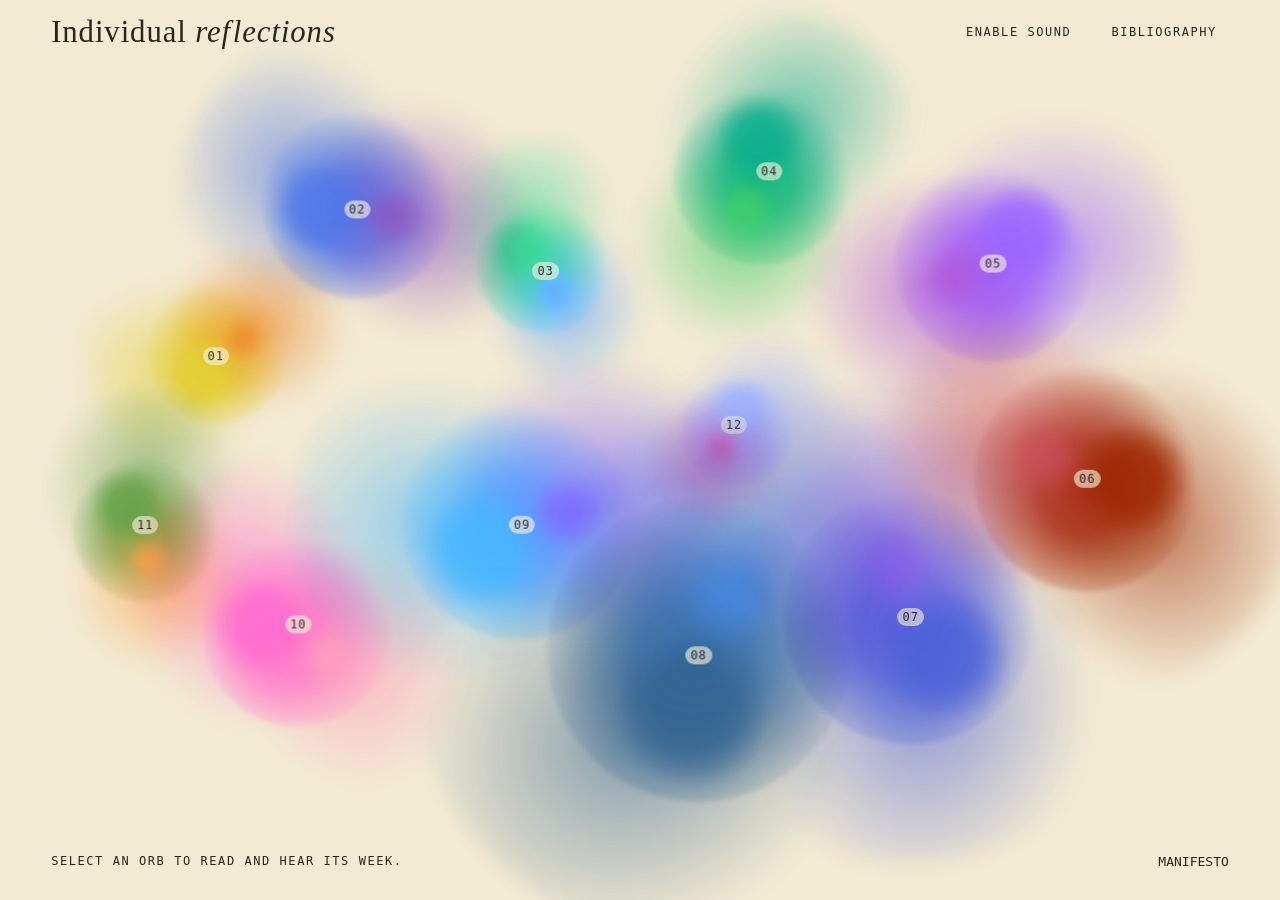
<file: index.html>
<!doctype html><html lang="en-GB"><head><meta charset="utf-8"><meta name="viewport" content="width=device-width,initial-scale=1"><meta name="theme-color" content="#f7f2e6"><title>Individual Reflections — Kim Piffy</title><link rel="stylesheet" href="style.css?v=reflection-header-mobile-2"><script defer src="weeks.js"></script><script defer src="field.js?v=washmix4"></script></head><body>
<header><h1>Individual <em>ref<span class="fl-gap"></span>lections</em></h1><nav><button id="sound" class="audio-toggle" aria-pressed="false">Enable sound</button><button id="bib">Bibliography</button></nav></header>
<main><section id="field" aria-label="Twelve floating weekly reflections"></section></main>
<footer><span id="caption">Select an orb to read and hear its week.</span><a href="manifesto.html">Manifesto</a></footer>
<dialog id="reader"><div class="wash" aria-hidden="true"></div><div class="bloom" aria-hidden="true"><span id="print" class="pigment"></span></div><div class="bar"><h1>Individual <em>ref<span class="fl-gap"></span>lections</em></h1><button class="audio-toggle" aria-pressed="false">Enable sound</button><button class="close" aria-label="Close reflection and return to orbs"><span aria-hidden="true">×</span> Close</button></div><div class="reading"><article><p class="label" id="week"></p><h2 id="title"></h2><i id="subtitle"></i><div id="writing"></div><div class="paging"><button id="prev">Previous week</button><button id="next">Next week</button><a id="manifesto-link" href="manifesto.html" hidden>Manifesto</a></div></article></div></dialog>
<dialog id="sources"><div class="bar"><h1>Individual <em>ref<span class="fl-gap"></span>lections</em></h1><button class="close" aria-label="Close bibliography"><span aria-hidden="true">×</span> Close</button></div><article class="bibliography"><h2 class="hue-shift">Bibliography</h2>
<p>BION, Wilfred R. 1961. <i>Experiences in Groups and Other Papers.</i> London: Tavistock Publications.</p>
<p>CUI, Meng, CHENG, Lei, ZHOU, Zhongyu, ZHU, Zemei, LIU, Yinglin, LI, Chaohai, LIAO, Binbin, FAN, Min and DUAN, Baozhong. 2024. ‘Traditional uses, phytochemistry, pharmacology, and safety concerns of hawthorn (Crataegus genus): A comprehensive review’. <i>Journal of Ethnopharmacology</i>, 319(2), article 117229. Available at: <a href="https://doi.org/10.1016/j.jep.2023.117229">https://doi.org/10.1016/j.jep.2023.117229</a> [accessed 20 November 2026].</p>
<p>DE BEAUVOIR, Simone. 1948. <i>The Ethics of Ambiguity.</i> Translated by Bernard Frechtman. New York: Philosophical Library.</p>
<p>DRISCOLL, John. 2007. <i>Practising Clinical Supervision: A Reflective Approach for Healthcare Professionals.</i> 2nd ed. Edinburgh: Baillière Tindall.</p>
<p>FOLLETT, Mary Parker. 1924. <i>Creative Experience.</i> New York: Longmans, Green and Co.</p>
<p>GILLIGAN, Carol. 1982. <i>In a Different Voice: Psychological Theory and Women’s Development.</i> Cambridge, MA: Harvard University Press.</p>
<p>GOULDNER, Alvin W. 1960. ‘The Norm of Reciprocity: A Preliminary Statement’. <i>American Sociological Review</i>, 25(2), pp. 161–178.</p>
<p>KANDINSKY, Wassily. 1977. <i>Concerning the Spiritual in Art.</i> Translated by M. T. H. Sadler. New York: Dover Publications.</p>
<p>LEWIN, Kurt, LIPPITT, Ronald and WHITE, Ralph K. 1939. ‘Patterns of Aggressive Behavior in Experimentally Created “Social Climates”’. <i>The Journal of Social Psychology</i>, 10(2), pp. 269–299.</p>
<p>MASLACH, Christina and JACKSON, Susan E. 1981. ‘The Measurement of Experienced Burnout’. <i>Journal of Occupational Behavior</i>, 2(2), pp. 99–113.</p>
<p>ROGERS, Carl R. 1969. <i>Freedom to Learn.</i> Columbus, OH: Charles E. Merrill.</p>
<p>UKELES, Mierle Laderman. 1969. <i>Manifesto for Maintenance Art 1969! Proposal for an Exhibition “CARE”.</i> Typescript. Available at: <a href="https://www.si.edu/object/archives/components/sova-aaa-ukelmier-ref5">https://www.si.edu/object/archives/components/sova-aaa-ukelmier-ref5</a> [accessed 20 November 2026].</p>
<p>UNIVERSITY OF BATH. n.d. ‘Support strategies for groupwork’. <i>Learning and Teaching Hub</i> [online]. Available at: <a href="https://teachinghub.bath.ac.uk/guide/support-strategies-for-groupwork/">https://teachinghub.bath.ac.uk/guide/support-strategies-for-groupwork/</a> [accessed 20 November 2026].</p>
<p>UNIVERSITY OF READING. n.d. <i>Group Work</i> [online]. Available at: <a href="https://libguides.reading.ac.uk/groups">https://libguides.reading.ac.uk/groups</a> [accessed 20 November 2026].</p>
<p>VON FRANZ, Marie-Louise. 1970. <i>An Introduction to the Interpretation of Fairy Tales.</i> Zürich and New York: Spring Publications.</p></article></dialog>
</body></html>
</file>
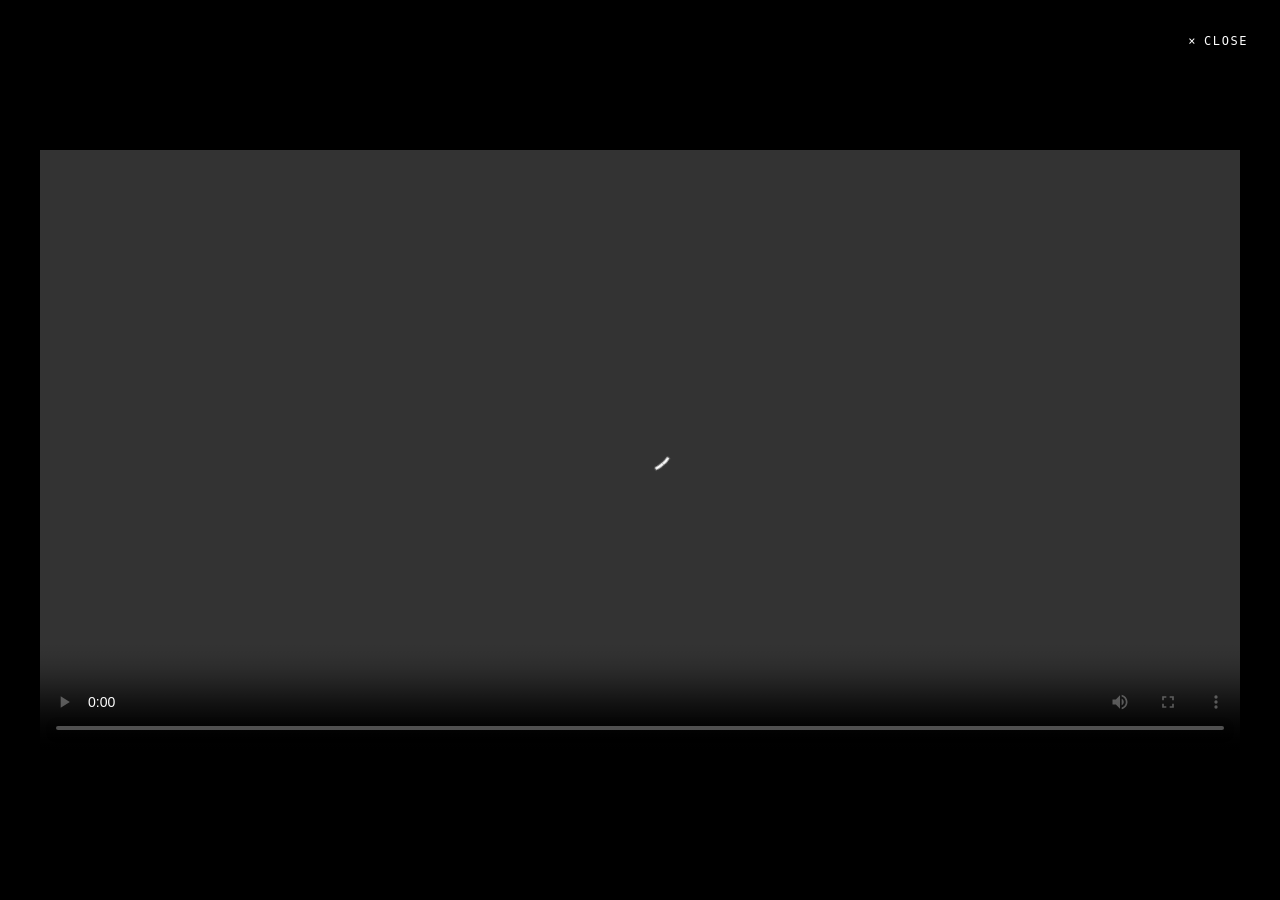
<file: manifesto.html>
<!doctype html>
<html lang="en-GB">
<head>
<meta charset="utf-8">
<meta name="viewport" content="width=device-width,initial-scale=1">
<meta name="theme-color" content="#000000">
<title>Companion Manifesto — Kim Piffy</title>
<link rel="stylesheet" href="manifesto.css">
</head>
<body>
<a class="close" href="index.html" aria-label="Close manifesto and return to reflections"><span aria-hidden="true">×</span> Close</a>
<main>
<video src="KIM_JEVON_CLBO210_MANIFESTO.mp4" controls autoplay playsinline preload="auto" aria-label="Companion manifesto video">
Your browser does not support embedded video.
</video>
</main>
</body>
</html>
</file>
<file: style.css>
:root{--paper:#f7f2e6;--ink:#28271f;--rule:#c9c2b3;font-family:Georgia,'Times New Roman',serif;color:var(--ink);background:var(--paper)}*{box-sizing:border-box}body{margin:0;padding:0 clamp(20px,4.8vw,84px)}header,footer,.bar,.intro,.paging,nav{display:flex;align-items:center;justify-content:space-between;gap:1rem}header{min-height:84px;border-bottom:1px solid var(--rule)}.signature{font-size:20px}.signature i{font-style:normal;margin-right:.35em}button,a{color:inherit}button{background:transparent;border:0;font:inherit;cursor:pointer}button:focus-visible,a:focus-visible{outline:2px solid #665489;outline-offset:4px}nav button,.paging button,footer{font:14px system-ui,sans-serif}nav button{padding:8px 12px}#sound{border:1px solid var(--rule);border-radius:30px}#sound span{margin-right:4px}.intro{align-items:end;margin:clamp(36px,5vw,76px) 0 30px}.label,.weekno{font:11px/1.5 monospace;text-transform:uppercase;letter-spacing:.15em}.intro h1{font-size:clamp(48px,6.6vw,108px);letter-spacing:-.065em;font-weight:400;line-height:1.04;margin:.12em 0 0}.intro em{font-weight:400}.intro p{font-size:17px;line-height:1.45;margin:0 0 .35em;color:#585343}#field{display:grid;grid-template-columns:repeat(6,minmax(0,1fr));border-top:1px solid var(--rule);padding:22px 0 34px;row-gap:10px}.orb{display:grid;justify-items:center;align-content:start;gap:4px;padding:8px 2px 16px;min-width:0}.orb img{display:block;width:100%;max-width:210px;aspect-ratio:1;object-fit:contain;animation:breathe 12s ease-in-out infinite alternate;animation-delay:var(--delay);transition:scale .65s,filter .7s}.orb:is(:hover,:focus-visible) img{scale:1.09;animation:none;filter:hue-rotate(var(--shift)) saturate(1.25)}@keyframes breathe{from{filter:hue-rotate(-6deg)}to{filter:hue-rotate(9deg)}}.weekno{color:#615a49}.orb strong{font-size:clamp(15px,1.3vw,22px);font-weight:400}.orb:hover strong{text-decoration:underline;text-underline-offset:4px}footer{padding:20px 0 28px;border-top:1px solid var(--rule);font-size:13px}footer a{font-family:monospace;text-decoration:none;text-transform:uppercase}dialog{position:fixed;inset:0;width:100%;height:100%;max-width:none;max-height:none;margin:0;border:0;background:var(--paper);color:var(--ink);padding:0 clamp(20px,5vw,86px) 50px}.bar{height:76px;border-bottom:1px solid var(--rule)}.close{font-size:34px;width:44px;height:44px}.reading{display:grid;grid-template-columns:1fr 1.45fr;gap:7%;max-width:1050px;margin:52px auto}.reading aside{text-align:center}.reading img{width:100%;max-width:350px}.reading h2,.bibliography h2{font-weight:400;font-size:clamp(40px,5vw,76px);line-height:1.05;letter-spacing:-.05em;margin:0 0 20px}.reading h3{font:12px monospace;text-transform:uppercase;letter-spacing:.13em;margin:28px 0 6px}.reading article p,.bibliography p{font-size:19px;line-height:1.58;margin:0}.paging{border-top:1px solid var(--rule);margin-top:30px;padding-top:16px}.paging button:disabled{opacity:.35;cursor:default}.bibliography{max-width:760px;margin:55px auto}.bibliography p{padding:20px 0;border-bottom:1px solid var(--rule);overflow-wrap:anywhere}.bibliography a{font-size:.9em}body:has(dialog[open]){overflow:hidden}@media(max-width:900px){#field{grid-template-columns:repeat(4,1fr)}.intro{align-items:start;flex-direction:column}}@media(max-width:580px){header{min-height:64px}nav{gap:3px}nav button{padding:7px}.intro h1{font-size:clamp(42px,10vw,58px)}.intro{margin-top:32px;gap:8px}.intro p{font-size:15px}#field{grid-template-columns:repeat(3,1fr);row-gap:3px}.orb strong{font-size:15px}.reading{display:block;margin:16px auto}.reading aside img{width:110px}.reading aside{text-align:left;display:flex;align-items:center}.reading article p,.bibliography p{font-size:18px}footer{align-items:start;flex-direction:column}.signature{font-size:17px}}@media(prefers-reduced-motion:reduce){*,*::before{animation:none!important;transition:none!important}}
:root{--paper:#f3ead3;--rule:#bfb59e}body{padding:0 clamp(18px,4vw,72px)}header{min-height:64px;border:0}header h1{font-size:clamp(22px,2.4vw,37px);letter-spacing:-.05em;font-weight:400;margin:0}header em{font-weight:400}#field{position:relative;display:block;isolation:isolate;border:0;height:calc(100svh - 132px);min-height:420px;padding:0;max-width:1500px;margin:auto;container-type:size}
.drop{position:absolute;left:var(--x);top:var(--y);translate:-50% -50%;width:calc(var(--size)*min(1cqw,1.55cqh));aspect-ratio:1;padding:0;display:grid;place-items:center;background:transparent;border:0;border-radius:50%;mix-blend-mode:multiply;isolation:isolate;animation:drift var(--time) ease-in-out var(--delay) infinite alternate}
@keyframes drift{0%{transform:translate(calc(-1*var(--dx)),calc(-.65*var(--dy)))}50%{transform:translate(var(--dx),calc(-1*var(--dy)))}100%{transform:translate(calc(.4*var(--dx)),var(--dy))}}
.pigment,#print{display:block;position:relative;border-radius:50%;isolation:isolate;background:radial-gradient(ellipse at 48% 54%,var(--ink1) 7%,color-mix(in srgb,var(--ink1) 87%,transparent) 26%,color-mix(in srgb,var(--ink1) 51%,transparent) 44%,transparent 71%);filter:blur(2.5px);transition:scale .85s,filter .85s}
.pigment{position:absolute;inset:-10%;pointer-events:none;animation:inkCycle 11s ease-in-out var(--delay) infinite alternate}
@keyframes inkCycle{0%,16%{filter:blur(2.5px) hue-rotate(0deg)}100%{filter:blur(4px) hue-rotate(18deg)}}
.pigment:before,#print:before,.pigment:after,#print:after{content:"";position:absolute;pointer-events:none;transform:rotate(var(--angle));inset:-46%;border-radius:50%;z-index:-1;background:radial-gradient(ellipse at 65% 40%,color-mix(in srgb,var(--ink2) 67%,transparent) 0%,transparent 37%),radial-gradient(ellipse at 33% 57%,color-mix(in srgb,var(--ink1) 55%,transparent) 3%,transparent 42%);filter:blur(9px)}
.pigment:after,#print:after{inset:-4%;z-index:0;background:radial-gradient(circle at 67% 41%,color-mix(in srgb,var(--ink2) 72%,transparent) 0 5%,transparent 17%),radial-gradient(circle at 39% 65%,color-mix(in srgb,var(--ink1) 80%,transparent) 0 13%,transparent 27%);filter:blur(3px)}
.drop.selected{z-index:2}.drop.selected .pigment{animation:none;scale:1.19;filter:blur(2px) hue-rotate(-21deg) saturate(1.18)}.numeral{position:relative;font:12px monospace;letter-spacing:.08em;color:#211e25;background:#f8f1dbbd;border-radius:1em;padding:2px 5px;opacity:.85}.drop.selected .numeral{opacity:1}.drop:focus-visible{outline-offset:5px}footer{min-height:60px;margin-top:0;align-items:center;border-color:#cfc4aa}#caption{font:12px/1.5 monospace;letter-spacing:.13em;text-transform:uppercase}
#print{width:65%;aspect-ratio:1;margin:45px auto;animation:inkCycle 9s ease-in-out infinite alternate}.reading aside{align-self:start}
@media(max-width:600px){header{gap:6px;min-height:68px}header h1{max-width:130px;line-height:.95}nav{gap:0}nav button{font-size:13px}#field{height:calc(100svh - 146px);min-height:465px}.drop{width:calc(var(--size)*min(1.55cqw,1.45cqh))}.drop:nth-child(1){left:15%;top:15%}.drop:nth-child(2){left:44%;top:9%}.drop:nth-child(3){left:74%;top:18%}.drop:nth-child(4){left:53%;top:31%}.drop:nth-child(5){left:22%;top:36%}.drop:nth-child(6){left:80%;top:45%}.drop:nth-child(7){left:47%;top:53%}.drop:nth-child(8){left:18%;top:61%}.drop:nth-child(9){left:71%;top:69%}.drop:nth-child(10){left:37%;top:74%}.drop:nth-child(11){left:18%;top:89%}.drop:nth-child(12){left:60%;top:89%}.numeral{font-size:10px}.reading aside #print{width:75px;margin:14px 24px}footer{align-items:start;gap:5px;padding:10px 0}body{overflow-x:clip}}
body{overflow-x:clip}header,footer{position:relative;z-index:1}

.pigment,#print,.drop.selected .pigment{animation:none;scale:1;transition:none;will-change:transform,filter}.bar .audio-toggle{margin-left:auto;border:1px solid var(--rule);border-radius:2em;padding:7px 13px;font:14px system-ui,sans-serif}
#reader{background:transparent;isolation:isolate;color:var(--ink)}
#reader,#sources{padding-left:clamp(18px,4vw,72px);padding-right:clamp(18px,4vw,72px)}
#reader::backdrop{background:transparent}
#reader .wash{position:fixed;inset:0;z-index:-2;pointer-events:none;background:
 radial-gradient(ellipse at 18% 15%,color-mix(in srgb,var(--ink2) 73%,transparent),transparent 62%),
 radial-gradient(ellipse at 88% 78%,var(--ink1),transparent 72%),
 radial-gradient(ellipse at 48% 45%,#f8eed9 8%,transparent 64%),
 color-mix(in srgb,var(--ink1) 33%,#f3ead3);
 animation:washIn 2.15s both, washColour 13s ease-in-out infinite alternate}
@keyframes washIn{0%,45%{opacity:0}100%{opacity:1}}
@keyframes washColour{0%,100%{filter:hue-rotate(-16deg)}50%{filter:hue-rotate(35deg)}}
.bloom{position:fixed;pointer-events:none;left:var(--origin-x);top:var(--origin-y);width:var(--diameter);aspect-ratio:1;translate:-50% -50%;z-index:-1;animation:openBloom 2.15s both}
#reader .bloom #print{position:absolute;inset:-10%;margin:0;width:auto;height:auto;aspect-ratio:auto}
@keyframes openBloom{0%{transform:scale(1);opacity:1}26%{transform:scale(1.24);opacity:1}36%{transform:scale(1.18);opacity:1}82%{transform:scale(var(--reach));opacity:.96}100%{transform:scale(var(--reach));opacity:0;visibility:hidden}}
#reader .reading{display:block;max-width:640px;position:relative;isolation:isolate;margin:clamp(36px,6vh,90px) auto;animation:readIn 2.3s both}
#reader .reading #week{font:12px monospace;text-transform:uppercase;letter-spacing:.15em;margin:0 0 16px}
#reader .bar{height:auto;min-height:64px;position:sticky;top:0;z-index:4;background:transparent;border-bottom:0;animation:barIn 650ms 2150ms both}
#reader .bar h1,#sources .bar h1{font-size:clamp(22px,2.4vw,37px);letter-spacing:-.05em;font-weight:400;margin:0}
#reader .bar h1 em,#sources .bar h1 em{font-weight:400}
#reader .close{display:inline-flex;align-items:center;justify-content:center;gap:7px;width:auto;height:46px;padding:0 15px;border:1px solid #807a6e;border-radius:24px;background:transparent;color:var(--ink);font:14px system-ui,sans-serif}
#reader .close span{font:22px/1 system-ui,sans-serif}
#reader .close:hover{background:rgba(255,255,255,.16)}
#reader .close:focus-visible{outline:2px solid currentColor;outline-offset:3px}
@media(max-width:600px){#reader .bar{min-height:68px}}#reader .bar button{position:relative}
@keyframes barIn{0%,35%{opacity:0;transform:translateY(-8px)}100%{opacity:1;transform:translateY(0)}}
@keyframes readIn{0%,82%{opacity:0}100%{opacity:1}}

#reader.closing .bar,
#reader.closing .reading{animation:contentOut 450ms both}
#reader.closing .wash{animation:closingWash 950ms both}
#reader.closing .bloom{display:none}
@keyframes contentOut{from{opacity:1}to{opacity:0}}
@keyframes closingWash{0%{opacity:1}70%{opacity:1}100%{opacity:0}}
@media(prefers-reduced-motion:reduce){.bloom{display:none}#reader .wash,#reader .reading,#reader .bar{opacity:1}}

.drop{min-width:44px;min-height:44px}

#sound,#bib,.paging button,.paging a,#reader .bar .audio-toggle,#reader .bar .close,#sources .bar .close{
 appearance:none;
 border:0;
 border-radius:0;
 background:transparent;
 box-shadow:none;
 color:inherit;
 font:12px/1.5 monospace;
 letter-spacing:.13em;
 text-transform:uppercase;
 outline:none;
 padding:8px 12px;
}
#reader .bar .close,#sources .bar .close{width:auto;height:auto}
#reader .bar .close span,#sources .bar .close span{font:inherit}
#reader .bar .close:hover,#sources .bar .close:hover{background:transparent}
#sound:focus-visible,#bib:focus-visible,.paging button:focus-visible,
.paging a:focus-visible,
#reader .bar .audio-toggle:focus-visible,#reader .bar .close:focus-visible,
#sources .bar .close:focus-visible{outline:none}
.paging button:disabled{opacity:1}
.paging a{text-decoration:none}
footer,.paging,#sources .bar,.bibliography p{border:0}
header h1,#reader .bar h1,#sources .bar h1{letter-spacing:-.03em}
.hue-shift{color:#ff6262;animation:hueShift 14s linear infinite}
@keyframes hueShift{to{filter:hue-rotate(360deg)}}
#sources .bibliography h2.hue-shift{letter-spacing:-.02em;text-shadow:0 0 7px rgb(255 98 98 / 38%)}
.intro h1,header h1,#reader .bar h1,#sources .bar h1,#reader .reading h2,#sources .bibliography h2{letter-spacing:.03em}
.fl-gap{display:inline-block;width:.1em}
header h1 .fl-gap,#reader .bar h1 .fl-gap,#sources .bar h1 .fl-gap{width:.06em}
@media(max-width:600px){#reader .bar{position:static;flex-wrap:nowrap;min-height:68px;padding:8px 0;gap:4px}#reader .bar h1{flex:0 1 auto;min-width:0;font-size:clamp(16px,5.5vw,22px);line-height:.95}#reader .bar h1 em{display:block}#reader .bar .audio-toggle,#reader .bar .close{flex:0 0 auto;padding:4px clamp(4px,1vw,8px);font-size:clamp(8px,2.5vw,12px);letter-spacing:.1em}}
</file>
<file: manifesto.css>
:root{color-scheme:dark;font-family:monospace;background:#000;color:#f3ead3}
*{box-sizing:border-box}
body{min-height:100svh;margin:0;background:#000}
.close{position:fixed;z-index:1;top:clamp(16px,3vw,32px);right:clamp(16px,3vw,32px);display:inline-flex;align-items:center;gap:7px;color:#fff;font:12px/1.5 monospace;letter-spacing:.13em;outline:none;text-decoration:none;text-transform:uppercase}
.close span{font:inherit}
main{display:grid;place-items:center;min-height:100svh;padding:24px clamp(16px,3vw,32px)}
video{display:block;width:min(100%,1200px);max-height:calc(100svh - 48px);background:#000;object-fit:contain}
@media(max-width:600px){.close{font-size:11px}}
</file>
